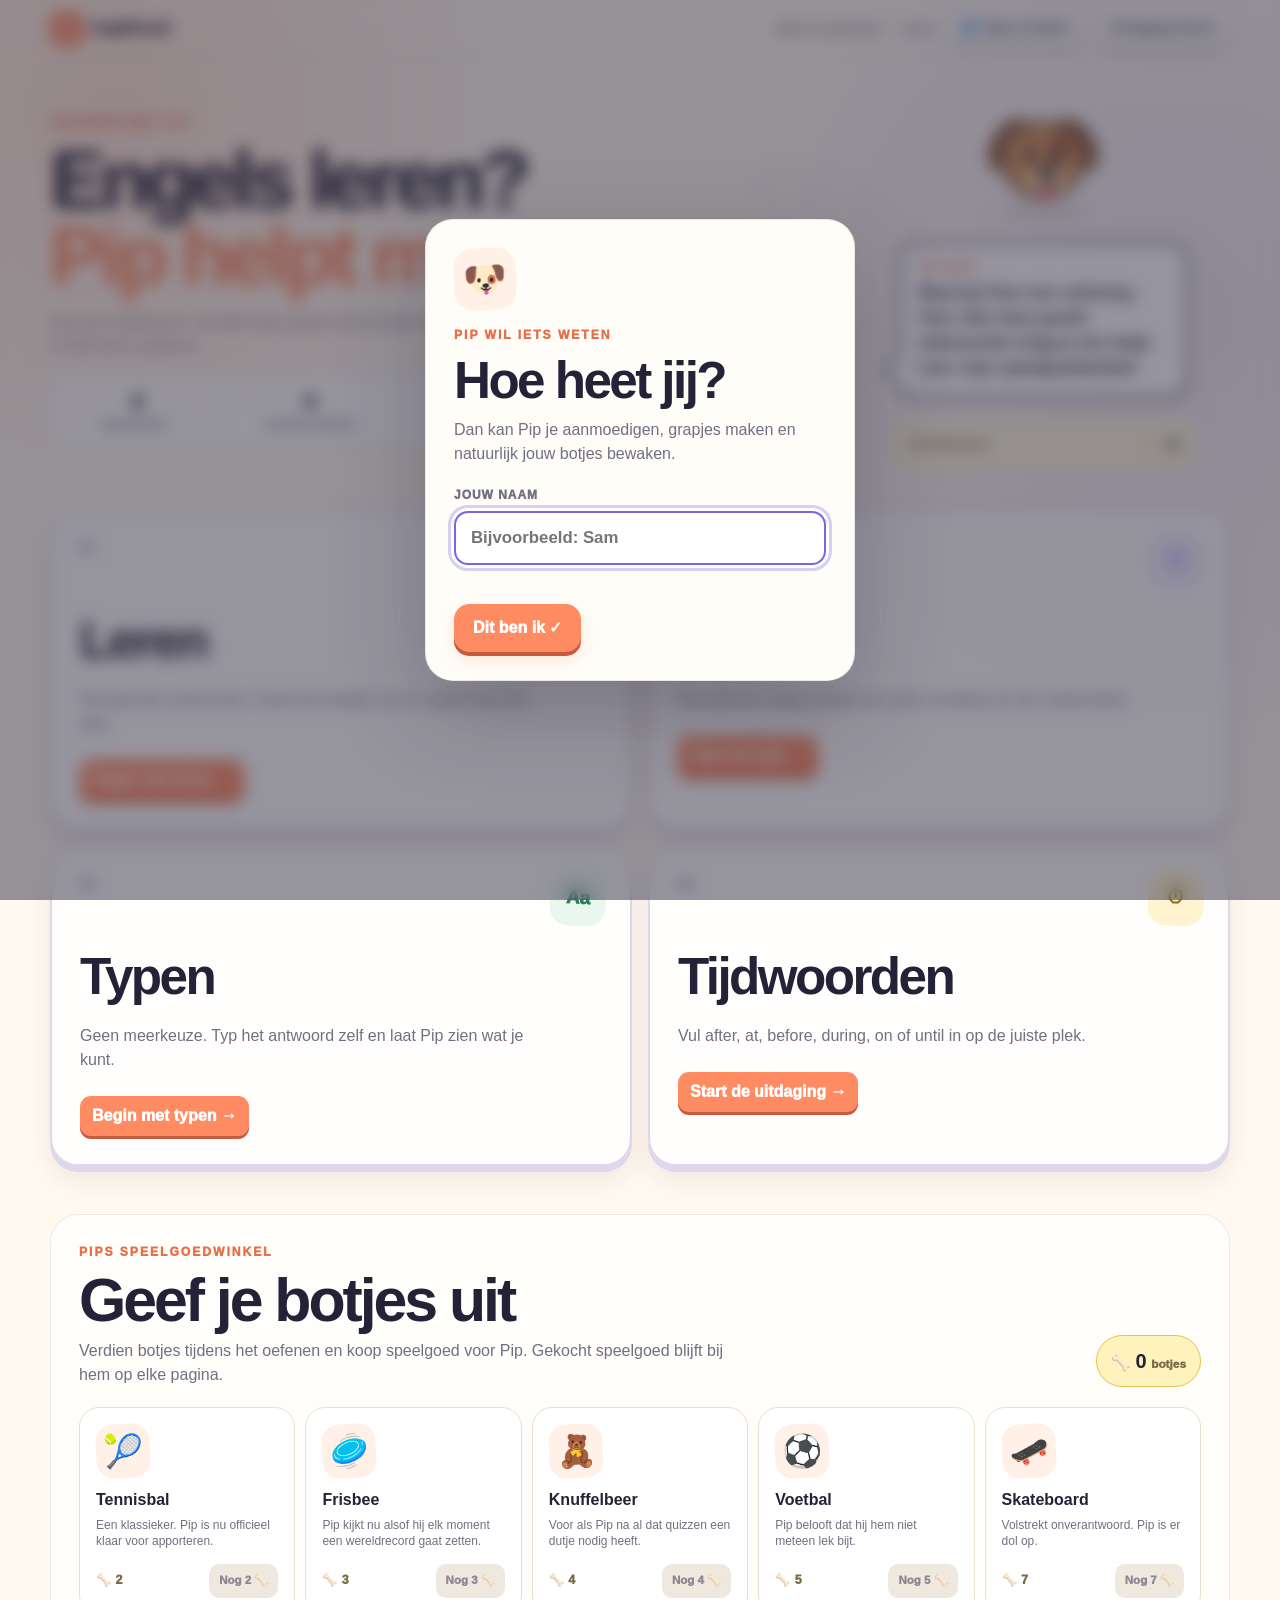
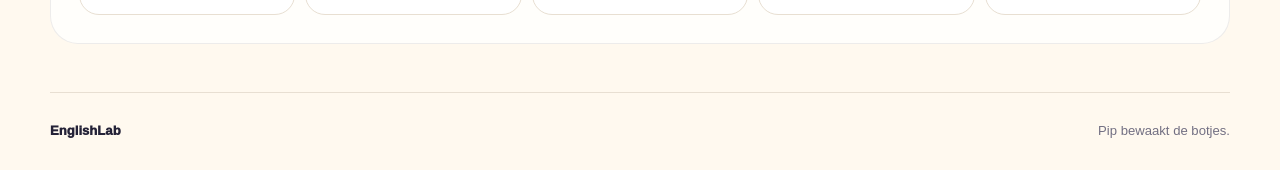
<file: index.html>
<!doctype html>
<html lang="nl">
<head>
  <meta charset="utf-8">
  <meta name="viewport" content="width=device-width, initial-scale=1">
  <meta name="theme-color" content="#ff8b63">
  <meta name="description" content="EnglishLab oefenen — Nice to meet you, les 2">
  <title>EnglishLab — Oefenen met Pip</title>
  <link rel="stylesheet" href="styles.css">
</head>
<body class="home-page">
  <div class="page-shell">
    <header class="topbar">
      <a class="brand" href="index.html" aria-label="EnglishLab startpagina">
        <span class="brand-mark">EL</span><span>EnglishLab</span>
      </a>
      <div class="lesson-pill">Nice to meet you <span>•</span> Les 2</div>
      <button id="resetProgress" class="ghost-button" type="button">Voortgang wissen</button>
    </header>

    <main>
      <section class="hero home-hero dog-home-hero">
        <div>
          <p class="eyebrow">Oefenen met Pip</p>
          <h1>Engels leren?<br><span>Pip helpt mee.</span></h1>
          <p class="hero-copy">Kies een oefenvorm. Na elke twee goede antwoorden verdien je een botje. Sleep het naar Pip en kijk wat er gebeurt.</p>
          <div class="hero-stats" aria-label="Voortgang">
            <div class="stat"><span class="stat-value" id="masteredCount">0</span><span class="stat-label">beheerst</span></div>
            <div class="stat"><span class="stat-value" id="attemptCount">0</span><span class="stat-label">antwoorden</span></div>
            <div class="stat"><span class="stat-value" id="boneHomeCount">0</span><span class="stat-label">botjes</span></div>
          </div>
        </div>
        <div class="home-dog-wrap">
          
<div class="dog-coach" aria-live="polite">
  <div id="dogDropZone" class="dog-avatar-wrap" aria-label="Pip de hond">
    <div class="heart-pop" id="heartPop" aria-hidden="true">♥</div>
    <div class="dog-avatar" aria-hidden="true">
      <span class="ear ear-left"></span><span class="ear ear-right"></span>
      <span class="dog-face">
        <span class="eye eye-left"></span><span class="eye eye-right"></span>
        <span class="brow brow-left"></span><span class="brow brow-right"></span>
        <span class="muzzle"></span><span class="nose"></span><span class="mouth"></span><span class="tongue"></span>
        <span class="spot"></span>
      </span>
    </div>
    <span class="dog-shadow"></span>
  </div>
  <div class="dog-bubble">
    <span class="dog-name">Pip zegt</span>
    <p id="dogSpeech">Woef! Klaar om te oefenen?</p>
  </div>
</div>
          <div class="home-wallet" aria-label="Botjes als winkeltegoed">
            <span>Winkeltegoed</span>
            <strong>🦴 <span id="boneCount">0</span></strong>
          </div>
        </div>
      </section>

      <section class="home-grid" aria-label="Oefenvormen">
        <a class="mode-card mode-learn" href="learn.html">
          <div class="mode-number">01</div><div class="mode-icon">↻</div>
          <h2>Leren</h2>
          <p>Pip laat een woord zien. Draai het kaartje om en vertel of je het wist.</p>
          <span class="mode-go">Begin met leren →</span>
        </a>
        <a class="mode-card mode-quiz" href="quiz.html">
          <div class="mode-number">02</div><div class="mode-icon">?</div>
          <h2>Quiz</h2>
          <p>Pip stelt de vraag, jij kiest de juiste vertaling uit vier antwoorden.</p>
          <span class="mode-go">Start de quiz →</span>
        </a>
        <a class="mode-card mode-type" href="type.html">
          <div class="mode-number">03</div><div class="mode-icon">Aa</div>
          <h2>Typen</h2>
          <p>Geen meerkeuze. Typ het antwoord zelf en laat Pip zien wat je kunt.</p>
          <span class="mode-go">Begin met typen →</span>
        </a>
        <a class="mode-card mode-time" href="time.html">
          <div class="mode-number">04</div><div class="mode-icon">⏱</div>
          <h2>Tijdwoorden</h2>
          <p>Vul after, at, before, during, on of until in op de juiste plek.</p>
          <span class="mode-go">Start de uitdaging →</span>
        </a>
      </section>

      <section class="toy-store-section" aria-labelledby="toyStoreTitle">
        <div class="store-heading">
          <div>
            <p class="eyebrow">Pips speelgoedwinkel</p>
            <h2 id="toyStoreTitle">Geef je botjes uit</h2>
            <p>Verdien botjes tijdens het oefenen en koop speelgoed voor Pip. Gekocht speelgoed blijft bij hem op elke pagina.</p>
          </div>
          <div class="store-wallet">🦴 <strong id="storeBoneCount">0</strong> <span>botjes</span></div>
        </div>
        <div id="toyStore" class="toy-store-grid"></div>
      </section>
    </main>

    <footer><span>EnglishLab</span><span>Pip bewaakt de botjes.</span></footer>
  </div>
  <script src="app.js"></script>
</body>
</html>
</file>
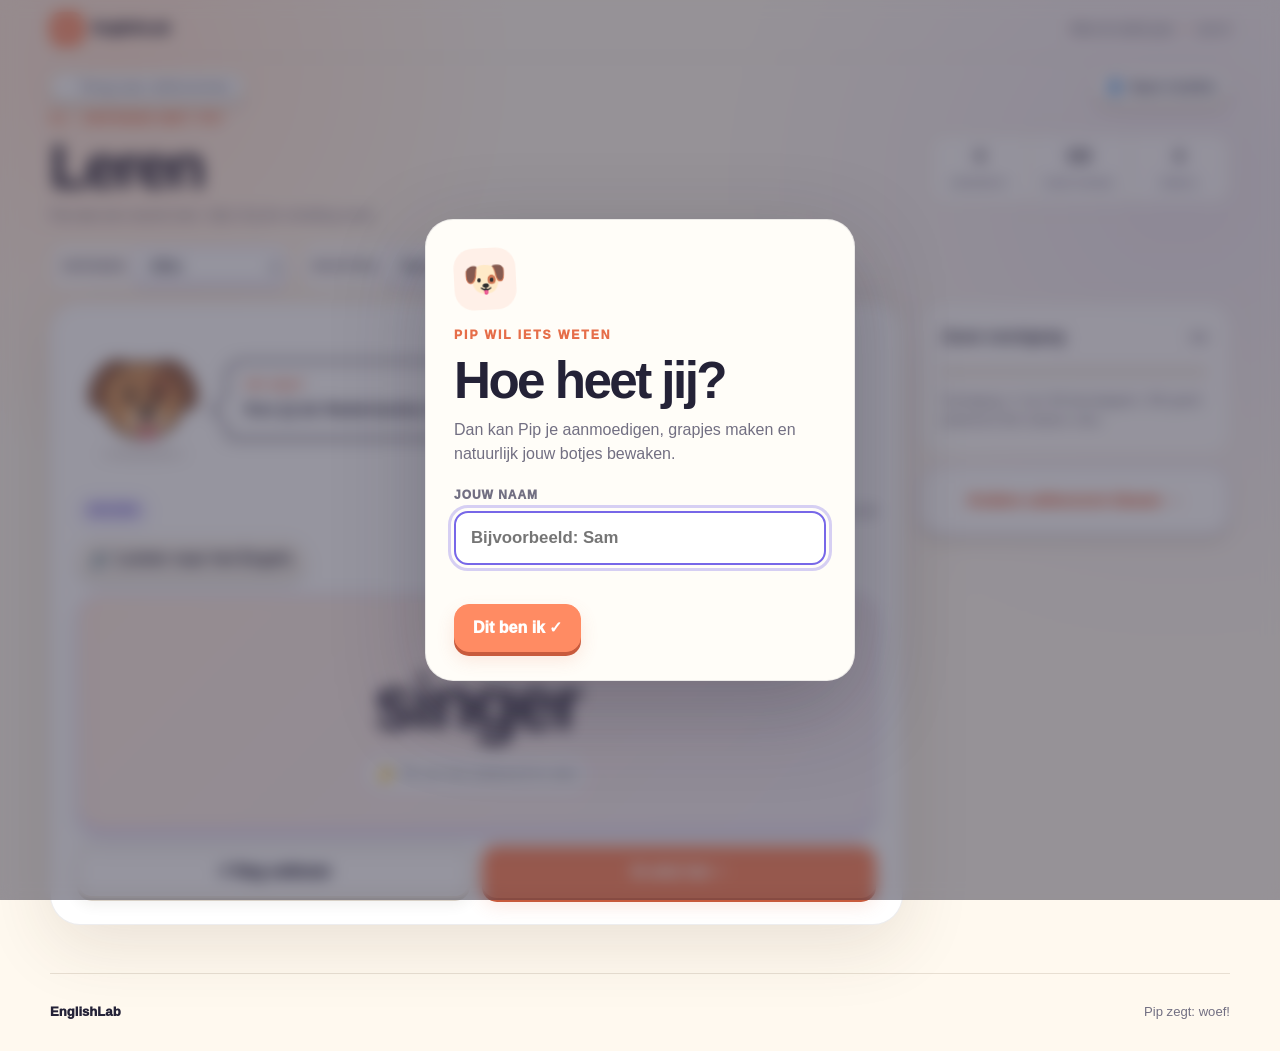
<file: learn.html>
<!doctype html>
<html lang="nl">
<head>
  <meta charset="utf-8">
  <meta name="viewport" content="width=device-width, initial-scale=1">
  <meta name="theme-color" content="#ff8b63">
  <meta name="description" content="EnglishLab — Leren">
  <title>EnglishLab — Leren</title>
  <link rel="stylesheet" href="styles.css?v=pip-bones-3">
</head>
<body class="practice-page" data-mode="learn">
  <div class="page-shell">
    <header class="topbar">
      <a class="brand" href="index.html" aria-label="EnglishLab startpagina"><span class="brand-mark">EL</span><span>EnglishLab</span></a>
      <div class="lesson-pill">Nice to meet you <span>•</span> Les 2</div>
    </header>
    <main>
      <section class="practice-page-header">
        <a class="back-link" href="index.html">← Terug naar oefenvormen</a>
        <div class="practice-title-row"><div><p class="eyebrow">01 · Oefenen met Pip</p><h1>Leren</h1><p>Pip laat een woord zien. Kijk of jij de vertaling weet.</p></div><div class="mini-stats"><div><strong id="masteredCount">0</strong><span>beheerst</span></div><div><strong id="sessionScore">0/0</strong><span>deze ronde</span></div><div><strong id="streakCount">0</strong><span>reeks</span></div></div></div>
      </section>
      <section class="controls practice-controls" aria-label="Oefeninstellingen">
        <div class="control-group"><label for="categorySelect">Oefenen</label><select id="categorySelect"><option value="all">Alles</option><option value="words">Woorden</option><option value="phrases">Zinnen</option><option value="time">Tijdwoorden</option><option value="mistakes">Mijn fouten</option></select></div>
        <div class="control-group"><label for="directionSelect">Richting</label><select id="directionSelect"><option value="mix">Door elkaar</option><option value="en-nl">Engels → Nederlands</option><option value="nl-en">Nederlands → Engels</option></select></div>
      </section>
      <section class="single-practice-layout">
        <article class="practice-card">
<div class="dog-coach" aria-live="polite"><div id="dogDropZone" class="dog-avatar-wrap" aria-label="Pip de hond"><div class="heart-pop" id="heartPop" aria-hidden="true">♥</div><div class="dog-avatar" aria-hidden="true"><span class="ear ear-left"></span><span class="ear ear-right"></span><span class="dog-face"><span class="eye eye-left"></span><span class="eye eye-right"></span><span class="brow brow-left"></span><span class="brow brow-right"></span><span class="muzzle"></span><span class="nose"></span><span class="mouth"></span><span class="tongue"></span><span class="spot"></span></span></div><span class="dog-shadow"></span></div><div class="dog-bubble"><span class="dog-name">Pip zegt</span><p id="dogSpeech">Woef! Klaar om te oefenen?</p></div></div>
<div id="learnMode" class="mode-panel"><div class="card-topline"><span class="category-badge" id="learnCategory">Woord</span><span class="counter" id="learnCounter">33 in deze set</span></div><button id="speakButton" class="speak-button" type="button">🔊 Luister naar het Engels</button><button id="flashcard" class="flashcard" type="button" aria-live="polite"><span class="flash-label" id="flashPromptLabel">Engels</span><strong id="flashPrompt">colour</strong><span class="tap-hint" id="tapHint">Tik om het antwoord te zien</span><span class="flash-answer" id="flashAnswer" hidden>kleur</span></button><div class="learn-actions"><button id="againButton" class="secondary-button" type="button">↺ Nog oefenen</button><button id="gotItButton" class="primary-button" type="button">Ik wist het ✓</button></div></div>
<div class="reward-toast" id="rewardToast" hidden>+1 botje! 🦴</div></article>
        <aside class="side-panel"><div class="side-section"><div class="side-heading"><h2>Jouw voortgang</h2><span id="progressPercent">0%</span></div><div class="progress-track" aria-label="Voortgang"><span id="progressBar"></span></div><p class="side-copy" id="progressMessage">Elk goed antwoord vult je voortgang een stap verder.</p></div><a class="switch-mode-link" href="index.html">Andere oefenvorm kiezen →</a></aside>
      </section>
    </main>
    <footer><span>EnglishLab</span><span>Pip zegt: woef!</span></footer>
  </div>
  <script src="app.js?v=pip-bones-3"></script>
</body>
</html>
</file>
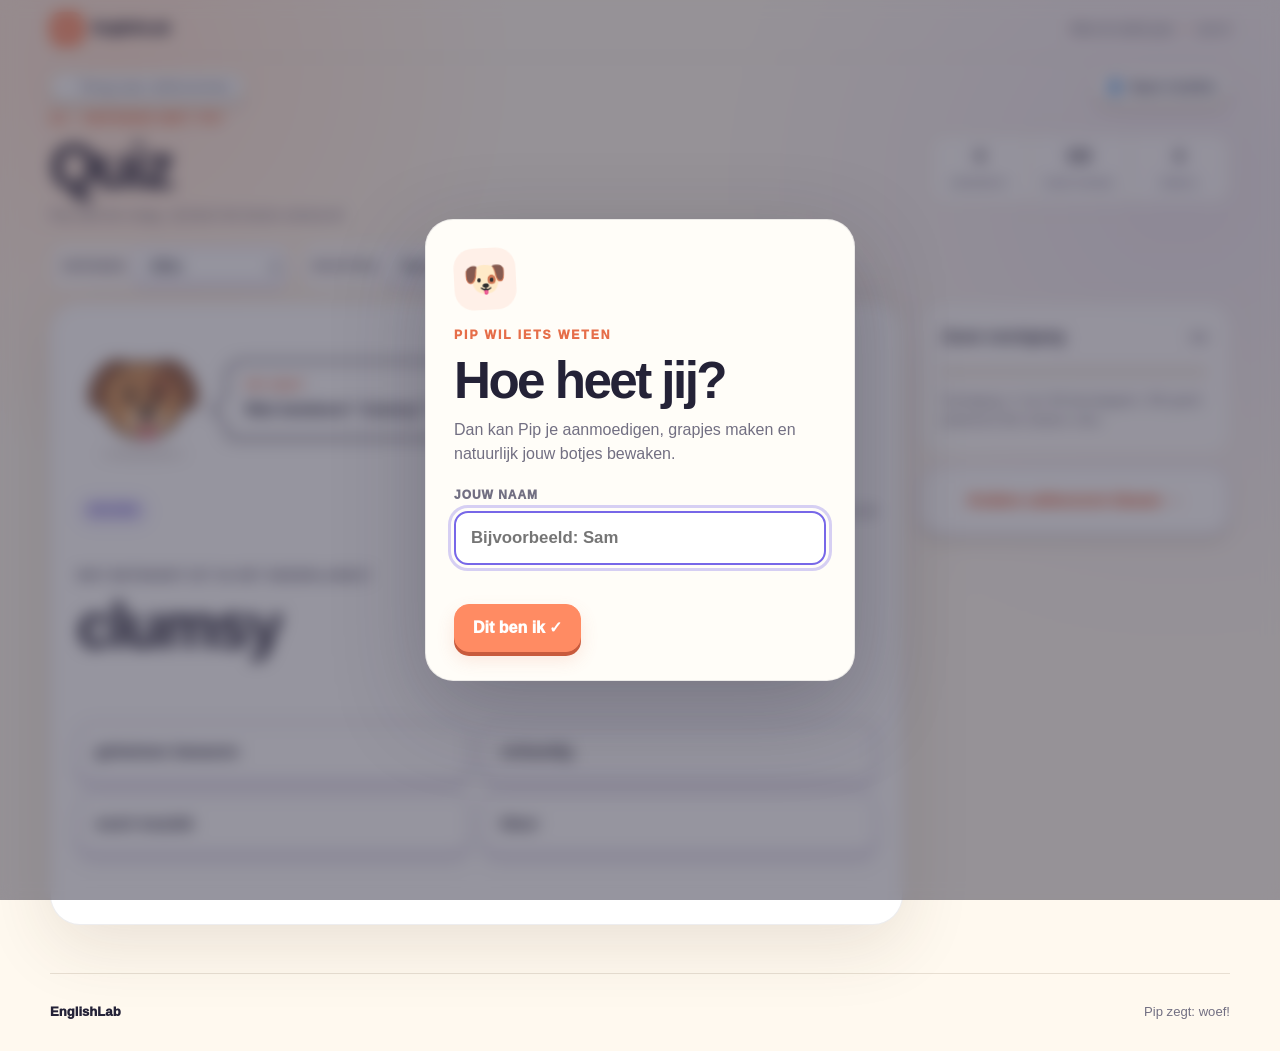
<file: quiz.html>
<!doctype html>
<html lang="nl">
<head>
  <meta charset="utf-8">
  <meta name="viewport" content="width=device-width, initial-scale=1">
  <meta name="theme-color" content="#ff8b63">
  <meta name="description" content="EnglishLab — Quiz">
  <title>EnglishLab — Quiz</title>
  <link rel="stylesheet" href="styles.css?v=pip-bones-3">
</head>
<body class="practice-page" data-mode="quiz">
  <div class="page-shell">
    <header class="topbar">
      <a class="brand" href="index.html" aria-label="EnglishLab startpagina"><span class="brand-mark">EL</span><span>EnglishLab</span></a>
      <div class="lesson-pill">Nice to meet you <span>•</span> Les 2</div>
    </header>

    <main>
      <section class="practice-page-header">
        <a class="back-link" href="index.html">← Terug naar oefenvormen</a>
        <div class="practice-title-row">
          <div>
            <p class="eyebrow">02 · Oefenen met Pip</p>
            <h1>Quiz</h1>
            <p>Pip stelt de vraag. Jij kiest het beste antwoord.</p>
          </div>
          <div class="mini-stats">
            <div><strong id="masteredCount">0</strong><span>beheerst</span></div>
            <div><strong id="sessionScore">0/0</strong><span>deze ronde</span></div>
            <div><strong id="streakCount">0</strong><span>reeks</span></div>
          </div>
        </div>
      </section>

      <section class="controls practice-controls" aria-label="Oefeninstellingen">
        <div class="control-group">
          <label for="categorySelect">Oefenen</label>
          <select id="categorySelect">
            <option value="all">Alles</option>
            <option value="words">Woorden</option>
            <option value="phrases">Zinnen</option>
            <option value="time">Tijdwoorden</option>
            <option value="mistakes">Mijn fouten</option>
          </select>
        </div>
        <div class="control-group">
          <label for="directionSelect">Richting</label>
          <select id="directionSelect">
            <option value="mix">Door elkaar</option>
            <option value="en-nl">Engels → Nederlands</option>
            <option value="nl-en">Nederlands → Engels</option>
          </select>
        </div>
      </section>

      <section class="single-practice-layout">
        <article class="practice-card">
          
<div class="dog-coach" aria-live="polite">
  <div id="dogDropZone" class="dog-avatar-wrap" aria-label="Pip de hond">
    <div class="heart-pop" id="heartPop" aria-hidden="true">♥</div>
    <div class="dog-avatar" aria-hidden="true">
      <span class="ear ear-left"></span><span class="ear ear-right"></span>
      <span class="dog-face">
        <span class="eye eye-left"></span><span class="eye eye-right"></span>
        <span class="brow brow-left"></span><span class="brow brow-right"></span>
        <span class="muzzle"></span><span class="nose"></span><span class="mouth"></span><span class="tongue"></span>
        <span class="spot"></span>
      </span>
    </div>
    <span class="dog-shadow"></span>
  </div>
  <div class="dog-bubble">
    <span class="dog-name">Pip zegt</span>
    <p id="dogSpeech">Woef! Klaar om te oefenen?</p>
  </div>
</div>
          
<div id="quizMode" class="mode-panel">
  <div class="card-topline"><span class="category-badge" id="quizCategory">Woord</span><span class="counter" id="quizCounter">Vraag</span></div>
  <p class="question-kicker" id="quizPromptLabel">Wat betekent dit?</p>
  <h2 class="question" id="quizPrompt">colour</h2>
  <div class="answer-grid" id="quizAnswers"></div>
  <p class="feedback" id="quizFeedback" aria-live="polite"></p>
  <button id="quizNext" class="primary-button next-button" type="button" hidden>Volgende →</button>
</div>
          <div class="reward-toast" id="rewardToast" hidden>+1 botje! 🦴</div>
        </article>

        <aside class="side-panel">
          
<div class="side-section">
            <div class="side-heading"><h2>Jouw voortgang</h2><span id="progressPercent">0%</span></div>
            <div class="progress-track" aria-label="Voortgang"><span id="progressBar"></span></div>
            <p class="side-copy" id="progressMessage">Elk goed antwoord vult je voortgang een stap verder.</p>
          </div>
          <a class="switch-mode-link" href="index.html">Andere oefenvorm kiezen →</a>
        </aside>
      </section>
    </main>

    <footer><span>EnglishLab</span><span>Pip zegt: woef!</span></footer>
  </div>
  <script src="app.js?v=pip-bones-3"></script>
</body>
</html>
</file>
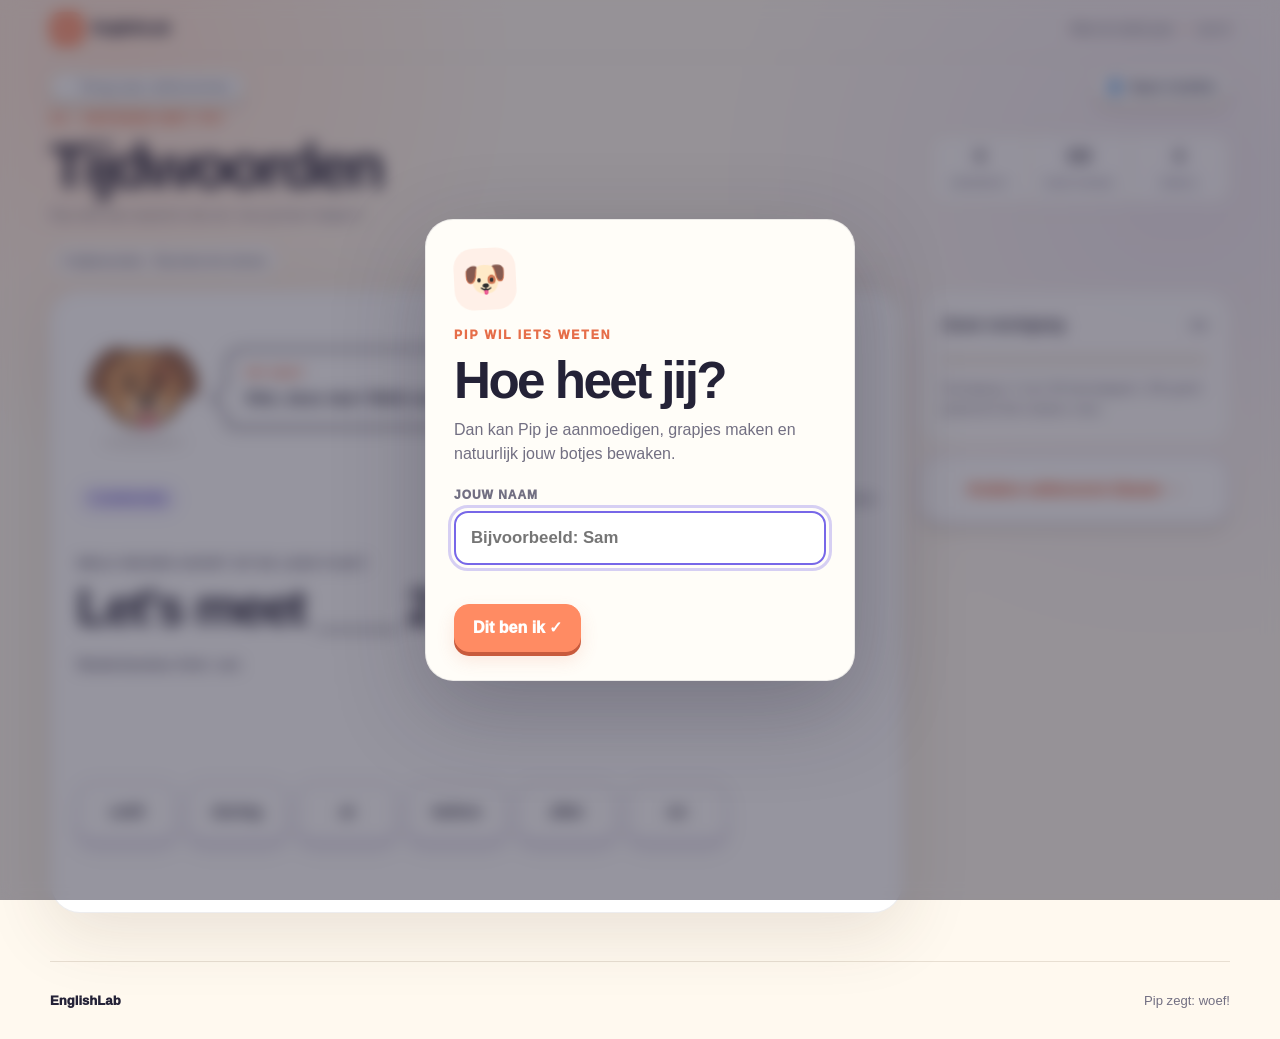
<file: time.html>
<!doctype html>
<html lang="nl">
<head>
  <meta charset="utf-8">
  <meta name="viewport" content="width=device-width, initial-scale=1">
  <meta name="theme-color" content="#ff8b63">
  <meta name="description" content="EnglishLab — Tijdwoorden">
  <title>EnglishLab — Tijdwoorden</title>
  <link rel="stylesheet" href="styles.css?v=pip-bones-3">
</head>
<body class="practice-page" data-mode="time">
  <div class="page-shell">
    <header class="topbar">
      <a class="brand" href="index.html" aria-label="EnglishLab startpagina"><span class="brand-mark">EL</span><span>EnglishLab</span></a>
      <div class="lesson-pill">Nice to meet you <span>•</span> Les 2</div>
    </header>

    <main>
      <section class="practice-page-header">
        <a class="back-link" href="index.html">← Terug naar oefenvormen</a>
        <div class="practice-title-row">
          <div>
            <p class="eyebrow">04 · Oefenen met Pip</p>
            <h1>Tijdwoorden</h1>
            <p>Pip mist een woord in de zin. Kun jij hem helpen?</p>
          </div>
          <div class="mini-stats">
            <div><strong id="masteredCount">0</strong><span>beheerst</span></div>
            <div><strong id="sessionScore">0/0</strong><span>deze ronde</span></div>
            <div><strong id="streakCount">0</strong><span>reeks</span></div>
          </div>
        </div>
      </section>

      <div class="time-only-note">6 tijdwoorden · Pip kiest de zinnen</div>

      <section class="single-practice-layout">
        <article class="practice-card">
          
<div class="dog-coach" aria-live="polite">
  <div id="dogDropZone" class="dog-avatar-wrap" aria-label="Pip de hond">
    <div class="heart-pop" id="heartPop" aria-hidden="true">♥</div>
    <div class="dog-avatar" aria-hidden="true">
      <span class="ear ear-left"></span><span class="ear ear-right"></span>
      <span class="dog-face">
        <span class="eye eye-left"></span><span class="eye eye-right"></span>
        <span class="brow brow-left"></span><span class="brow brow-right"></span>
        <span class="muzzle"></span><span class="nose"></span><span class="mouth"></span><span class="tongue"></span>
        <span class="spot"></span>
      </span>
    </div>
    <span class="dog-shadow"></span>
  </div>
  <div class="dog-bubble">
    <span class="dog-name">Pip zegt</span>
    <p id="dogSpeech">Woef! Klaar om te oefenen?</p>
  </div>
</div>
          
<div id="timeMode" class="mode-panel">
  <div class="card-topline"><span class="category-badge">Tijdwoord</span><span class="counter" id="timeCounter">6 woorden</span></div>
  <p class="question-kicker">Welk woord hoort op de lege plek?</p>
  <h2 class="sentence" id="timeSentence">We can play together ___ lunch.</h2>
  <p class="dutch-hint" id="timeHint">Nederlandse hint: na</p>
  <div class="chip-grid" id="timeAnswers"></div>
  <p class="feedback" id="timeFeedback" aria-live="polite"></p>
  <button id="timeNext" class="primary-button next-button" type="button" hidden>Volgende →</button>
</div>
          <div class="reward-toast" id="rewardToast" hidden>+1 botje! 🦴</div>
        </article>

        <aside class="side-panel">
          
<div class="side-section">
            <div class="side-heading"><h2>Jouw voortgang</h2><span id="progressPercent">0%</span></div>
            <div class="progress-track" aria-label="Voortgang"><span id="progressBar"></span></div>
            <p class="side-copy" id="progressMessage">Elk goed antwoord vult je voortgang een stap verder.</p>
          </div>
          <a class="switch-mode-link" href="index.html">Andere oefenvorm kiezen →</a>
        </aside>
      </section>
    </main>

    <footer><span>EnglishLab</span><span>Pip zegt: woef!</span></footer>
  </div>
  <script src="app.js?v=pip-bones-3"></script>
</body>
</html>
</file>
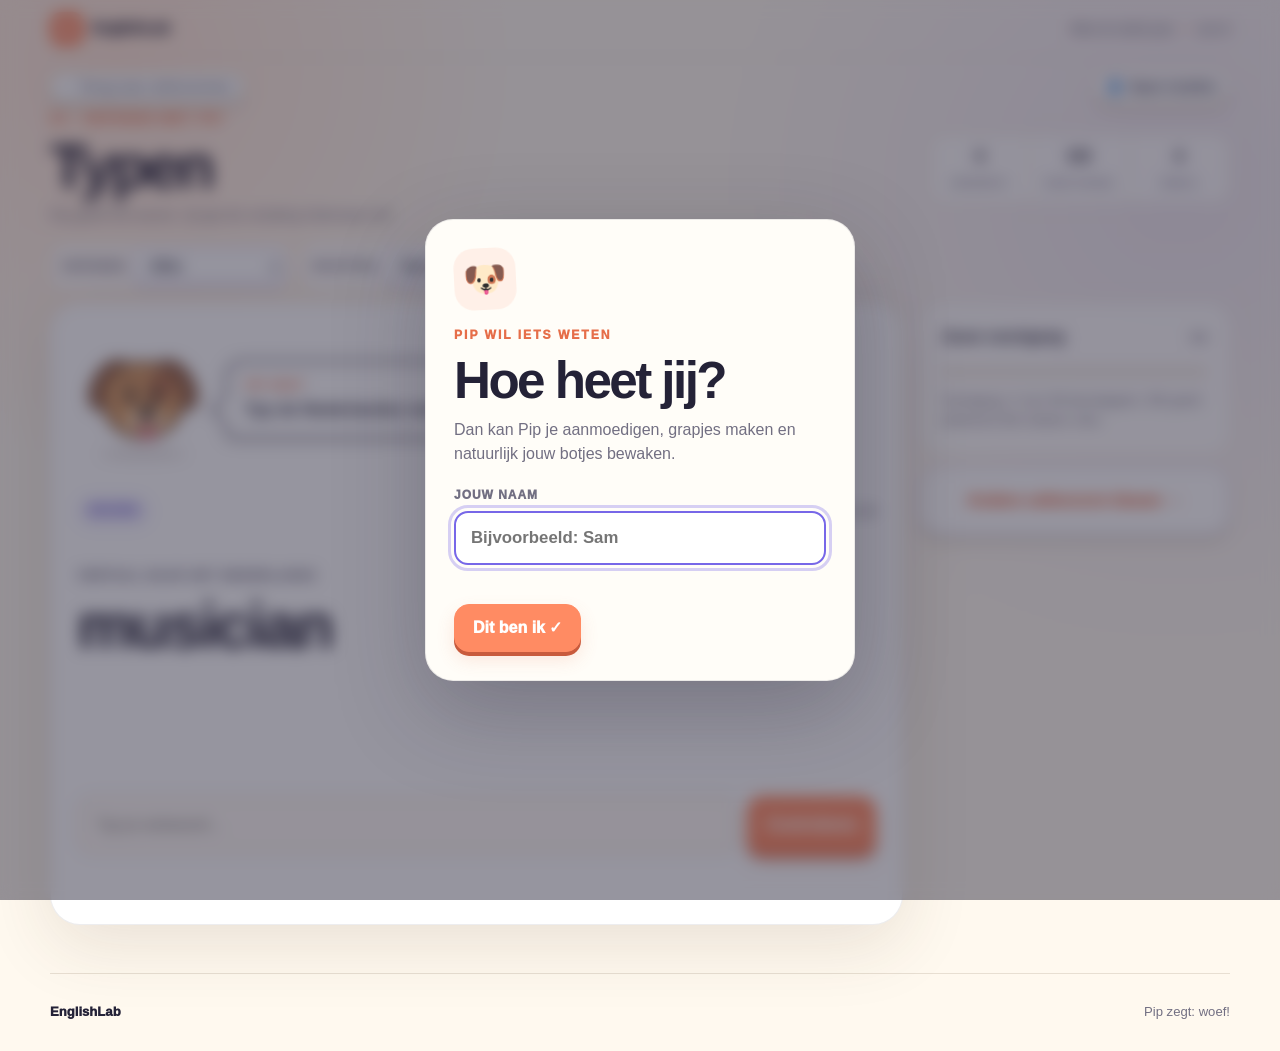
<file: type.html>
<!doctype html>
<html lang="nl">
<head>
  <meta charset="utf-8">
  <meta name="viewport" content="width=device-width, initial-scale=1">
  <meta name="theme-color" content="#ff8b63">
  <meta name="description" content="EnglishLab — Typen">
  <title>EnglishLab — Typen</title>
  <link rel="stylesheet" href="styles.css?v=pip-bones-3">
</head>
<body class="practice-page" data-mode="type">
  <div class="page-shell">
    <header class="topbar">
      <a class="brand" href="index.html" aria-label="EnglishLab startpagina"><span class="brand-mark">EL</span><span>EnglishLab</span></a>
      <div class="lesson-pill">Nice to meet you <span>•</span> Les 2</div>
    </header>

    <main>
      <section class="practice-page-header">
        <a class="back-link" href="index.html">← Terug naar oefenvormen</a>
        <div class="practice-title-row">
          <div>
            <p class="eyebrow">03 · Oefenen met Pip</p>
            <h1>Typen</h1>
            <p>Pip geeft het woord. Jij typt de vertaling helemaal zelf.</p>
          </div>
          <div class="mini-stats">
            <div><strong id="masteredCount">0</strong><span>beheerst</span></div>
            <div><strong id="sessionScore">0/0</strong><span>deze ronde</span></div>
            <div><strong id="streakCount">0</strong><span>reeks</span></div>
          </div>
        </div>
      </section>

      <section class="controls practice-controls" aria-label="Oefeninstellingen">
        <div class="control-group">
          <label for="categorySelect">Oefenen</label>
          <select id="categorySelect">
            <option value="all">Alles</option>
            <option value="words">Woorden</option>
            <option value="phrases">Zinnen</option>
            <option value="time">Tijdwoorden</option>
            <option value="mistakes">Mijn fouten</option>
          </select>
        </div>
        <div class="control-group">
          <label for="directionSelect">Richting</label>
          <select id="directionSelect">
            <option value="mix">Door elkaar</option>
            <option value="en-nl">Engels → Nederlands</option>
            <option value="nl-en">Nederlands → Engels</option>
          </select>
        </div>
      </section>

      <section class="single-practice-layout">
        <article class="practice-card">
          
<div class="dog-coach" aria-live="polite">
  <div id="dogDropZone" class="dog-avatar-wrap" aria-label="Pip de hond">
    <div class="heart-pop" id="heartPop" aria-hidden="true">♥</div>
    <div class="dog-avatar" aria-hidden="true">
      <span class="ear ear-left"></span><span class="ear ear-right"></span>
      <span class="dog-face">
        <span class="eye eye-left"></span><span class="eye eye-right"></span>
        <span class="brow brow-left"></span><span class="brow brow-right"></span>
        <span class="muzzle"></span><span class="nose"></span><span class="mouth"></span><span class="tongue"></span>
        <span class="spot"></span>
      </span>
    </div>
    <span class="dog-shadow"></span>
  </div>
  <div class="dog-bubble">
    <span class="dog-name">Pip zegt</span>
    <p id="dogSpeech">Woef! Klaar om te oefenen?</p>
  </div>
</div>
          
<div id="typeMode" class="mode-panel">
  <div class="card-topline"><span class="category-badge" id="typeCategory">Woord</span><span class="counter" id="typeCounter">Typ het antwoord</span></div>
  <p class="question-kicker" id="typePromptLabel">Vertaal naar het Nederlands</p>
  <h2 class="question" id="typePrompt">colour</h2>
  <form id="typeForm" class="type-form" autocomplete="off">
    <label class="sr-only" for="typeAnswer">Jouw antwoord</label>
    <input id="typeAnswer" type="text" autocomplete="off" autocapitalize="none" spellcheck="false" placeholder="Typ je antwoord…">
    <button class="primary-button" type="submit">Controleren</button>
  </form>
  <p class="feedback" id="typeFeedback" aria-live="polite"></p>
  <button id="typeNext" class="primary-button next-button" type="button" hidden>Volgende →</button>
</div>
          <div class="reward-toast" id="rewardToast" hidden>+1 botje! 🦴</div>
        </article>

        <aside class="side-panel">
          
<div class="side-section">
            <div class="side-heading"><h2>Jouw voortgang</h2><span id="progressPercent">0%</span></div>
            <div class="progress-track" aria-label="Voortgang"><span id="progressBar"></span></div>
            <p class="side-copy" id="progressMessage">Elk goed antwoord vult je voortgang een stap verder.</p>
          </div>
          <a class="switch-mode-link" href="index.html">Andere oefenvorm kiezen →</a>
        </aside>
      </section>
    </main>

    <footer><span>EnglishLab</span><span>Pip zegt: woef!</span></footer>
  </div>
  <script src="app.js?v=pip-bones-3"></script>
</body>
</html>
</file>
<file: styles.css>
:root{
  --ink:#242237;--muted:#726f82;--paper:#fff9ef;--card:#ffffff;--line:#e8dfd2;
  --accent:#ff8b63;--accent-dark:#e66e49;--accent-soft:#fff0e8;
  --purple:#7767e8;--purple-soft:#efedff;--green:#49ad7e;--green-soft:#eaf8f1;
  --red:#d95f69;--red-soft:#fdebed;--gold:#f3c75e;--brown:#9f6746;
  --shadow:0 20px 70px rgba(70,47,31,.12);
}
*{box-sizing:border-box}
html{scroll-behavior:smooth}
body{
  margin:0;min-width:320px;color:var(--ink);line-height:1.5;
  font-family:Inter,ui-sans-serif,-apple-system,BlinkMacSystemFont,"Segoe UI",sans-serif;
  background:
    radial-gradient(circle at 9% 6%,rgba(255,139,99,.18),transparent 25rem),
    radial-gradient(circle at 92% 18%,rgba(119,103,232,.12),transparent 29rem),
    var(--paper);
}
button,select,input{font:inherit}
button{cursor:pointer}
button:focus-visible,select:focus-visible,input:focus-visible,a:focus-visible{outline:3px solid rgba(119,103,232,.3);outline-offset:3px}
[hidden]{display:none!important}
.page-shell{width:min(1180px,calc(100% - 32px));margin:0 auto}
.topbar{min-height:58px;display:flex;align-items:center;gap:12px;border-bottom:1px solid rgba(36,34,55,.08)}
.brand{display:inline-flex;align-items:center;gap:8px;color:var(--ink);text-decoration:none;font-weight:950;letter-spacing:-.02em;font-size:.94rem}
.brand-mark{display:grid;place-items:center;width:34px;height:34px;border-radius:11px;background:var(--accent);color:#fff;font-size:.7rem;transform:rotate(-3deg)}
.lesson-pill{margin-left:auto;color:var(--muted);font-size:.8rem;font-weight:800}
.lesson-pill span{color:var(--accent);padding:0 6px}
.ghost-button{min-height:34px;border:1px solid var(--line);border-radius:999px;padding:0 12px;background:rgba(255,255,255,.7);color:var(--ink);font-size:.78rem;font-weight:850}
.eyebrow{margin:0 0 10px;color:var(--accent-dark);text-transform:uppercase;letter-spacing:.16em;font-size:.76rem;font-weight:950}
.hero{display:grid;grid-template-columns:minmax(0,1.35fr) minmax(300px,.65fr);gap:32px;align-items:center;padding:34px 0 26px}
.hero h1{margin:0;font-size:clamp(2.8rem,6.5vw,5.15rem);line-height:.92;letter-spacing:-.06em;max-width:820px}
.hero h1 span{color:var(--accent)}
.hero-copy{max-width:650px;margin:16px 0 0;color:var(--muted);font-size:.96rem}
.hero-stats{display:grid;grid-template-columns:repeat(3,1fr);margin-top:18px;max-width:520px;background:rgba(255,255,255,.75);border:1px solid var(--line);border-radius:17px;overflow:hidden}
.stat{padding:12px 8px;text-align:center;border-right:1px solid var(--line)}
.stat:last-child{border-right:0}
.stat-value{display:block;font-size:1.25rem;font-weight:950;letter-spacing:-.04em}
.stat-label{display:block;color:var(--muted);font-size:.7rem;text-transform:uppercase;letter-spacing:.08em;font-weight:850}
.home-dog-wrap{display:flex;flex-direction:column;align-items:center;gap:10px}
.home-dog-wrap .dog-coach{flex-direction:column;align-items:center}
.home-dog-wrap .dog-bubble{max-width:290px}
.home-bone-strip{display:flex;align-items:center;justify-content:space-between;gap:24px;width:min(100%,310px);padding:12px 16px;border:1px solid var(--line);border-radius:16px;background:rgba(255,255,255,.8);color:var(--muted);font-size:.82rem;font-weight:800}
.home-bone-strip strong{font-size:1.2rem;color:var(--ink)}

.home-grid{display:grid;grid-template-columns:repeat(2,1fr);gap:16px;margin:14px 0 48px}
.mode-card{position:relative;min-height:270px;border:1px solid rgba(36,34,55,.08);border-radius:28px;background:rgba(255,255,255,.85);padding:28px;color:var(--ink);text-decoration:none;overflow:hidden;transition:transform .18s ease,border-color .18s ease,box-shadow .18s ease}
.mode-card:hover{transform:translateY(-3px) rotate(-.15deg);border-color:rgba(255,139,99,.45);box-shadow:var(--shadow)}
.mode-number{color:var(--muted);font-size:.74rem;font-weight:950;letter-spacing:.12em}
.mode-icon{position:absolute;right:24px;top:22px;width:56px;height:56px;border-radius:19px;display:grid;place-items:center;background:var(--accent-soft);color:var(--accent-dark);font-weight:950;font-size:1.18rem;transform:rotate(3deg)}
.mode-card h2{margin:46px 0 8px;font-size:clamp(2rem,4vw,3.4rem);letter-spacing:-.05em}
.mode-card p{max-width:480px;margin:0;color:var(--muted)}
.mode-go{display:inline-block;margin-top:24px;font-weight:950;color:var(--accent-dark)}
.mode-quiz .mode-icon{background:var(--purple-soft);color:var(--purple)}
.mode-type .mode-icon{background:#e9f7ef;color:#2b7c59}
.mode-time .mode-icon{background:#fff4cf;color:#8d6b12}

.practice-page-header{padding:14px 0 12px}
.back-link{display:inline-flex;align-items:center;min-height:30px;color:var(--muted);text-decoration:none;font-size:.82rem;font-weight:850}
.back-link:hover{color:var(--accent-dark)}
.practice-title-row{display:flex;justify-content:space-between;align-items:center;gap:22px;margin-top:8px}
.practice-title-row h1{margin:0;font-size:clamp(2.25rem,5vw,3.9rem);line-height:.94;letter-spacing:-.055em}
.practice-title-row p:not(.eyebrow){margin:8px 0 0;color:var(--muted);max-width:600px;font-size:.9rem}
.mini-stats{display:grid;grid-template-columns:repeat(3,1fr);min-width:300px;border:1px solid var(--line);border-radius:15px;background:rgba(255,255,255,.72);overflow:hidden}
.mini-stats div{padding:9px 10px;text-align:center;border-right:1px solid var(--line)}
.mini-stats div:last-child{border-right:0}
.mini-stats strong{display:block;font-size:1.05rem}
.mini-stats span{color:var(--muted);font-size:.61rem;text-transform:uppercase;letter-spacing:.06em;font-weight:850}
.controls{display:flex;gap:10px;flex-wrap:wrap;margin:4px 0 12px}
.control-group{display:flex;align-items:center;gap:8px;padding:5px 6px 5px 11px;border:1px solid var(--line);border-radius:14px;background:rgba(255,255,255,.7)}
.control-group label{color:var(--muted);font-size:.74rem;font-weight:950;text-transform:uppercase;letter-spacing:.08em}
.control-group select{min-height:36px;border:0;background:#fff;border-radius:9px;padding:0 34px 0 10px;color:var(--ink);font-size:.86rem;font-weight:850}
.time-only-note{display:inline-flex;margin:4px 0 12px;padding:8px 12px;border:1px solid var(--line);border-radius:999px;background:rgba(255,255,255,.7);color:var(--muted);font-weight:850;font-size:.78rem}
.single-practice-layout{display:grid;grid-template-columns:minmax(0,1.7fr) minmax(270px,.62fr);gap:16px;align-items:stretch;padding-bottom:48px}
.practice-card{position:relative;min-height:600px;border-radius:30px;background:var(--card);border:1px solid rgba(36,34,55,.08);box-shadow:var(--shadow);padding:26px;overflow:hidden}
.mode-panel{min-height:420px;display:flex;flex-direction:column}
.card-topline{display:flex;align-items:center;justify-content:space-between;gap:16px;margin:18px 0 12px}
.category-badge{display:inline-flex;align-items:center;min-height:31px;padding:0 12px;border-radius:999px;background:var(--purple-soft);color:#5a4ac8;font-weight:950;font-size:.72rem;text-transform:uppercase;letter-spacing:.07em}
.counter{color:var(--muted);font-size:.78rem;font-weight:850}
.speak-button{align-self:flex-start;min-height:40px;border:0;border-radius:999px;padding:0 14px;background:#f6f1ea;color:var(--ink);font-weight:850}
.flashcard{flex:1;width:100%;margin:15px 0;border:0;border-radius:24px;padding:30px 24px;background:linear-gradient(135deg,rgba(255,139,99,.12),rgba(119,103,232,.09)),#fffaf4;color:var(--ink);display:flex;flex-direction:column;align-items:center;justify-content:center;text-align:center;transition:transform .18s ease,box-shadow .18s ease}
.flashcard:hover{transform:translateY(-2px);box-shadow:0 16px 38px rgba(40,34,74,.07)}
.flash-label{color:var(--muted);text-transform:uppercase;letter-spacing:.12em;font-size:.74rem;font-weight:950}
.flashcard strong{display:block;margin:14px 0 8px;font-size:clamp(2.3rem,6vw,4.7rem);line-height:1.04;letter-spacing:-.045em}
.tap-hint{color:var(--muted);font-size:.85rem;font-weight:750}
.flash-answer{margin-top:12px;color:var(--accent-dark);font-size:clamp(1.5rem,3vw,2.1rem);font-weight:950}
.learn-actions{display:grid;grid-template-columns:1fr 1fr;gap:12px}
.primary-button,.secondary-button{min-height:52px;border-radius:15px;padding:0 18px;font-weight:950}
.primary-button{border:1px solid var(--accent);background:var(--accent);color:#fff}
.primary-button:hover{background:var(--accent-dark);border-color:var(--accent-dark)}
.secondary-button{border:1px solid var(--line);background:#fff;color:var(--ink)}
.question-kicker{margin:28px 0 8px;color:var(--muted);text-transform:uppercase;letter-spacing:.09em;font-size:.76rem;font-weight:950}
.question,.sentence{margin:0 0 28px;font-size:clamp(2rem,5vw,4rem);line-height:1.05;letter-spacing:-.045em}
.sentence{font-size:clamp(1.8rem,4vw,3.2rem);max-width:850px}
.answer-grid{display:grid;grid-template-columns:1fr 1fr;gap:12px;margin-top:auto}
.answer-button,.chip-button{min-height:60px;border:1px solid var(--line);border-radius:16px;background:#fff;color:var(--ink);padding:12px 16px;font-weight:900}
.answer-button{text-align:left}
.answer-button:hover,.chip-button:hover{border-color:var(--purple);background:var(--purple-soft)}
.answer-button.correct,.chip-button.correct{border-color:var(--green);background:var(--green-soft);color:#267454}
.answer-button.wrong,.chip-button.wrong{border-color:var(--red);background:var(--red-soft);color:#a43d47}
.answer-button:disabled,.chip-button:disabled{cursor:default}
.feedback{min-height:28px;margin:16px 0 0;font-weight:950}
.feedback.good{color:var(--green)}
.feedback.bad{color:var(--red)}
.next-button{align-self:flex-end;margin-top:14px;min-width:140px}
.type-form{display:grid;grid-template-columns:1fr auto;gap:10px;margin-top:auto}
.type-form input{width:100%;min-height:58px;border:2px solid var(--line);border-radius:15px;background:#fffaf5;padding:0 17px;color:var(--ink);font-size:1rem}
.type-form input:focus{border-color:var(--purple)}
.type-form input.correct{border-color:var(--green);background:var(--green-soft)}
.type-form input.wrong{border-color:var(--red);background:var(--red-soft)}
.dutch-hint{margin:-10px 0 28px;color:var(--muted);font-weight:850}
.chip-grid{display:flex;flex-wrap:wrap;gap:10px;margin-top:auto}
.chip-button{min-width:100px}

.dog-coach{display:flex;align-items:center;gap:18px;padding:4px 2px 12px}
.dog-avatar-wrap{position:relative;flex:0 0 128px;width:128px;height:132px;display:grid;place-items:center;user-select:none;touch-action:none}
.dog-avatar{position:relative;width:108px;height:100px;animation:dog-float 3s ease-in-out infinite}
.dog-face{position:absolute;left:13px;top:11px;width:82px;height:78px;border-radius:46% 46% 48% 48%;background:#d69a62;border:3px solid #6b4938;box-shadow:inset 0 -7px 0 rgba(108,73,56,.08)}
.ear{position:absolute;top:7px;width:37px;height:56px;background:#9d6546;border:3px solid #6b4938;z-index:0}
.ear-left{left:2px;border-radius:70% 28% 70% 40%;transform:rotate(18deg)}
.ear-right{right:2px;border-radius:28% 70% 40% 70%;transform:rotate(-18deg)}
.eye{position:absolute;top:27px;width:9px;height:12px;border-radius:50%;background:#28222a;z-index:3}
.eye-left{left:21px}.eye-right{right:21px}
.brow{position:absolute;top:18px;width:14px;height:4px;border-radius:10px;background:#7a503b;z-index:3}
.brow-left{left:17px;transform:rotate(7deg)}.brow-right{right:17px;transform:rotate(-7deg)}
.muzzle{position:absolute;left:20px;top:43px;width:42px;height:27px;border-radius:48%;background:#f2d1a8;z-index:2}
.nose{position:absolute;left:34px;top:43px;width:16px;height:12px;border-radius:50% 50% 55% 55%;background:#30262a;z-index:4}
.mouth{position:absolute;left:39px;top:55px;width:4px;height:11px;border-left:2px solid #5f4134;z-index:4}
.tongue{position:absolute;left:34px;top:62px;width:17px;height:14px;border-radius:4px 4px 9px 9px;background:#f27e87;border:2px solid #a94f58;z-index:3}
.spot{position:absolute;right:5px;top:6px;width:27px;height:31px;border-radius:48% 52% 56% 44%;background:#b7754f;transform:rotate(13deg)}
.dog-shadow{position:absolute;bottom:6px;width:88px;height:12px;border-radius:50%;background:rgba(73,46,32,.12)}
.dog-bubble{position:relative;min-width:0;max-width:560px;padding:15px 18px;border:2px solid #3b3549;border-radius:18px 18px 18px 6px;background:#fff;color:var(--ink);box-shadow:4px 5px 0 rgba(59,53,73,.08)}
.dog-bubble:before{content:"";position:absolute;left:-12px;bottom:16px;width:20px;height:20px;background:#fff;border-left:2px solid #3b3549;border-bottom:2px solid #3b3549;transform:rotate(45deg)}
.dog-name{position:relative;z-index:1;display:block;color:var(--accent-dark);font-size:.7rem;text-transform:uppercase;letter-spacing:.1em;font-weight:950}
.dog-bubble p{position:relative;z-index:1;margin:4px 0 0;font-size:1.05rem;font-weight:900}
.heart-pop{position:absolute;z-index:20;top:-10px;right:7px;color:#f0526f;font-size:0;opacity:0;filter:drop-shadow(0 3px 0 rgba(130,52,69,.12))}
.dog-avatar-wrap.fed .heart-pop{animation:heart-pop .9s ease-out}
.dog-avatar-wrap.fed .dog-avatar{animation:dog-happy .7s ease}
.dog-avatar-wrap.drop-ready{transform:scale(1.06)}
.dog-avatar-wrap.drop-ready .dog-face{box-shadow:0 0 0 7px rgba(255,139,99,.2),inset 0 -7px 0 rgba(108,73,56,.08)}
.dog-avatar-wrap.sleeping{cursor:pointer}
.dog-avatar-wrap.sleeping .dog-avatar{animation:dog-sleep 1.8s ease-in-out infinite}
.dog-avatar-wrap.sleeping .eye{height:4px;border-radius:999px;transform:translateY(5px)}
.dog-avatar-wrap.sleeping .brow{transform:translateY(5px)}
.dog-avatar-wrap.sleeping .tongue{opacity:0}
.dog-avatar-wrap.sleeping .mouth{height:6px;top:59px}
.dog-avatar-wrap.sleeping:after{
  content:"Z z z";
  position:absolute;z-index:25;right:-16px;top:3px;
  color:var(--purple);font-size:1rem;font-weight:950;letter-spacing:.08em;
  text-shadow:0 2px 0 #fff;
  animation:sleep-zzz 1.8s ease-in-out infinite;
}
@keyframes dog-float{0%,100%{transform:translateY(0) rotate(-1deg)}50%{transform:translateY(-4px) rotate(1deg)}}
@keyframes dog-sleep{0%,100%{transform:translateY(3px) rotate(-4deg) scale(.98)}50%{transform:translateY(5px) rotate(-4deg) scale(1)}}
@keyframes sleep-zzz{0%,100%{opacity:.35;transform:translate(0,8px) rotate(-6deg) scale(.9)}50%{opacity:1;transform:translate(7px,-5px) rotate(4deg) scale(1.08)}}
@keyframes dog-happy{0%{transform:rotate(0) scale(1)}25%{transform:rotate(-7deg) scale(1.06)}50%{transform:rotate(7deg) scale(1.08)}75%{transform:rotate(-4deg) scale(1.05)}100%{transform:rotate(0) scale(1)}}
@keyframes heart-pop{0%{font-size:0;opacity:0;transform:translateY(8px) scale(.3)}30%{font-size:42px;opacity:1;transform:translateY(0) scale(1.2)}100%{font-size:32px;opacity:0;transform:translateY(-34px) scale(.9)}}
.dog-avatar-wrap.chewing .dog-avatar{animation:dog-chew .16s ease-in-out 7}
.dog-avatar-wrap.chewing .tongue{opacity:0}
.dog-avatar-wrap.chewing .mouth{
  left:31px;top:53px;width:22px;height:17px;border:3px solid #5f4134;border-left:3px solid #5f4134;
  border-radius:50%;background:#3d2924;transform-origin:center;
}
.pip-ui-missing{visibility:hidden!important}
.pip-eaten-clone{
  position:fixed!important;z-index:9998!important;margin:0!important;pointer-events:none!important;
  transform-origin:center!important;transition:transform .76s cubic-bezier(.2,.8,.2,1),opacity .7s ease!important;
  will-change:transform,opacity;filter:drop-shadow(0 10px 12px rgba(48,32,25,.18));
}
.pip-ui-returned{animation:pip-spit-back .62s cubic-bezier(.2,1.4,.4,1)}
@keyframes dog-chew{
  0%,100%{transform:translateY(0) rotate(-2deg) scale(1)}
  50%{transform:translateY(2px) rotate(2deg) scale(1.035,.965)}
}
@keyframes pip-spit-back{
  0%{opacity:0;transform:translate(-18px,-6px) rotate(-8deg) scale(.3)}
  55%{opacity:1;transform:translate(5px,2px) rotate(3deg) scale(1.12)}
  100%{opacity:1;transform:none}
}

.side-panel{display:flex;flex-direction:column;gap:12px}
.side-section,.bone-panel,.switch-mode-link{border-radius:22px;border:1px solid rgba(36,34,55,.08);background:rgba(255,255,255,.76);padding:21px}
.side-section{flex:1}
.side-heading{display:flex;align-items:baseline;justify-content:space-between;gap:12px;margin-bottom:18px}
.side-heading h2,.bone-panel h2{margin:0;font-size:1rem}
.side-heading span,.bone-panel-head span{color:var(--muted);font-size:.75rem;font-weight:850}
.progress-track,.bone-meter{width:100%;height:10px;overflow:hidden;border-radius:999px;background:#eee7de}
.progress-track span{display:block;width:0;height:100%;border-radius:inherit;background:var(--purple);transition:width .3s ease}
.side-copy{margin:14px 0 0;color:var(--muted);font-size:.86rem}
.bone-panel{background:#fff8df;border-color:#f0d989}
.bone-panel-head{display:flex;align-items:center;justify-content:space-between;gap:12px}
.bone-score{flex:0 0 auto;padding:7px 10px;border-radius:999px;background:#fff;font-weight:900}
.bone-meter{margin-top:16px;background:#f0e2ad}
.bone-meter span{display:block;width:0;height:100%;border-radius:inherit;background:var(--gold);transition:width .3s ease}
.bone-panel p{margin:10px 0 14px;color:#796b45;font-size:.82rem;font-weight:750}
.bone-token{width:100%;min-height:58px;border:2px dashed #d6b957;border-radius:16px;background:#fffdf4;color:#604d23;display:flex;align-items:center;justify-content:center;gap:10px;font-weight:950;touch-action:none;cursor:grab;transition:transform .15s ease,opacity .15s ease}
.bone-token:active{cursor:grabbing}
.bone-token:disabled{opacity:.42;cursor:not-allowed}
.bone-token.has-bone{animation:bone-bounce 1.1s ease-in-out infinite}
.bone-emoji{font-size:1.7rem}
@keyframes bone-bounce{0%,100%{transform:translateY(0) rotate(0)}50%{transform:translateY(-3px) rotate(-2deg)}}
.bone-drag-ghost{position:fixed;z-index:9999;pointer-events:none;font-size:3rem;transform:translate(-50%,-50%) rotate(-12deg);filter:drop-shadow(0 9px 8px rgba(72,47,25,.2))}
.switch-mode-link{display:block;text-decoration:none;color:var(--accent-dark);font-weight:950;background:rgba(255,255,255,.65)}
.reward-toast{position:absolute;right:22px;top:24px;z-index:30;padding:11px 15px;border-radius:999px;background:#fff3bd;border:2px solid #e7c34d;color:#6d5716;font-weight:950;box-shadow:0 8px 24px rgba(92,70,14,.14)}
.reward-toast.show{animation:toast-pop 1.4s ease both}
@keyframes toast-pop{0%{opacity:0;transform:translateY(-10px) scale(.85)}18%,72%{opacity:1;transform:translateY(0) scale(1)}100%{opacity:0;transform:translateY(-6px) scale(.96)}}

footer{min-height:78px;border-top:1px solid var(--line);display:flex;justify-content:space-between;align-items:center;gap:20px;color:var(--muted);font-size:.82rem}
footer span:first-child{font-weight:950;color:var(--ink)}
.sr-only{position:absolute!important;width:1px!important;height:1px!important;padding:0!important;margin:-1px!important;overflow:hidden!important;clip:rect(0,0,0,0)!important;white-space:nowrap!important;border:0!important}

@media(max-width:900px){
  .hero{grid-template-columns:1fr;gap:18px;padding-top:26px}
  .home-dog-wrap{align-items:flex-start}
  .home-dog-wrap .dog-coach{flex-direction:row}
  .practice-title-row{display:grid;grid-template-columns:minmax(0,1fr) auto;align-items:end;gap:14px}
  .practice-title-row p:not(.eyebrow){display:none}
  .mini-stats{min-width:280px;margin-top:0}
  .single-practice-layout{grid-template-columns:1fr}
  .side-panel{display:grid;grid-template-columns:1fr 1fr}
  .switch-mode-link{grid-column:1/-1}
}
@media(max-width:680px){
  .page-shell{width:min(100% - 16px,1180px)}

  /* Home keeps a small brand bar; exercise pages start immediately with the exercise. */
  .topbar{min-height:48px;flex-wrap:nowrap;padding:5px 0}
  .lesson-pill{display:none}
  .topbar .ghost-button{margin-left:auto}
  .brand-mark{width:32px;height:32px;border-radius:10px}
  .brand{font-size:.9rem}
  .practice-page .topbar{display:none}

  .hero{padding-top:18px}
  .hero h1{font-size:clamp(2.55rem,13vw,4rem)}
  .hero-stats{max-width:none}
  .home-grid{grid-template-columns:1fr}
  .mode-card{min-height:225px}

  /* One compact row: back button + mode name. Everything duplicated elsewhere is hidden. */
  .practice-page-header{
    min-height:48px;
    display:flex;
    align-items:center;
    gap:10px;
    padding:6px 0;
    border-bottom:1px solid rgba(36,34,55,.07);
  }
  .back-link{
    flex:0 0 38px;
    width:38px;
    height:38px;
    min-height:38px;
    display:grid;
    place-items:center;
    overflow:hidden;
    font-size:0;
    border:1px solid var(--line);
    border-radius:12px;
    background:rgba(255,255,255,.78);
  }
  .back-link::before{content:"←";font-size:1.15rem;line-height:1;color:var(--ink)}
  .practice-title-row{display:block;margin:0;min-width:0}
  .practice-title-row>div:first-child{display:block}
  .practice-title-row .eyebrow,
  .practice-title-row p:not(.eyebrow),
  .mini-stats{display:none!important}
  .practice-title-row h1{
    margin:0;
    font-size:1.55rem;
    line-height:1;
    letter-spacing:-.035em;
  }

  /* Filters are a single short row rather than two large cards. */
  .controls{
    display:grid;
    grid-template-columns:minmax(0,1fr) minmax(0,1fr);
    gap:7px;
    margin:7px 0 9px;
  }
  .control-group{
    display:block;
    padding:0;
    border:0;
    background:transparent;
    min-width:0;
  }
  .control-group label{display:none}
  .control-group select{
    width:100%;
    min-width:0;
    min-height:40px;
    padding:0 30px 0 11px;
    border:1px solid var(--line);
    border-radius:12px;
    background:#fff;
    font-size:.82rem;
    box-shadow:0 3px 12px rgba(70,47,31,.04);
  }
  .time-only-note{
    margin:7px 0 9px;
    padding:7px 10px;
    font-size:.72rem;
  }

  .single-practice-layout{gap:10px}
  .practice-card{padding:13px;min-height:540px;border-radius:22px}
  .dog-coach{gap:8px;align-items:flex-start;padding-bottom:4px}
  .dog-avatar-wrap{
    flex-basis:82px;width:82px;height:94px;
    transform:scale(.72);transform-origin:top left;
    margin-right:-22px;margin-bottom:-24px;
  }
  .dog-bubble{padding:10px 12px;border-radius:15px 15px 15px 5px}
  .dog-name{font-size:.61rem}
  .dog-bubble p{font-size:.88rem;line-height:1.35}

  /* Keep Pip's reward right next to him instead of far below the exercise. */
  .practice-card>.bone-panel{
    margin:2px 0 8px;
    padding:8px 9px;
    border-radius:14px;
    display:grid;
    grid-template-columns:minmax(0,1fr) 76px;
    grid-template-areas:
      "head token"
      "meter token";
    gap:6px 8px;
    align-items:center;
  }
  .practice-card>.bone-panel .bone-panel-head{grid-area:head;gap:8px}
  .practice-card>.bone-panel .bone-panel-head>div>span{display:none}
  .practice-card>.bone-panel .bone-panel-head h2{font-size:.82rem}
  .practice-card>.bone-panel .bone-score{padding:4px 7px;font-size:.78rem}
  .practice-card>.bone-panel .bone-meter{grid-area:meter;margin:0;height:7px}
  .practice-card>.bone-panel p{display:none}
  .practice-card>.bone-panel .bone-token{
    grid-area:token;
    width:76px;
    min-height:58px;
    padding:4px;
    border-radius:12px;
    flex-direction:column;
    gap:0;
    font-size:.58rem;
    line-height:1.05;
  }
  .practice-card>.bone-panel .bone-emoji{font-size:1.35rem}
  .card-topline{margin:8px 0 8px}
  .question-kicker{margin:16px 0 6px}
  .mode-panel{min-height:390px}
  .answer-grid{grid-template-columns:1fr}
  .type-form{grid-template-columns:1fr}
  .type-form .primary-button{width:100%}
  .side-panel{grid-template-columns:1fr}
  .switch-mode-link{grid-column:auto}
  .home-dog-wrap .dog-coach{align-items:flex-start}
  footer{align-items:flex-start;flex-direction:column;justify-content:center;padding:16px 0}
}
@media(prefers-reduced-motion:reduce){
  *{scroll-behavior:auto!important;transition:none!important;animation:none!important}
}

/* Player name */
.player-name-button{
  border:1px solid var(--line);
  background:rgba(255,255,255,.82);
  color:var(--ink);
  min-height:34px;
  max-width:180px;
  padding:0 11px;
  border-radius:999px;
  display:inline-flex;
  align-items:center;
  gap:6px;
  font-size:.78rem;
  font-weight:900;
  cursor:pointer;
}
.player-name-button:hover{background:#fff;border-color:rgba(119,103,232,.35)}
.player-name-value{overflow:hidden;text-overflow:ellipsis;white-space:nowrap}
.practice-page-header{position:relative}
.practice-page-header>.player-name-button{position:absolute;right:0;top:12px}

.name-dialog-open{overflow:hidden}
.name-dialog-backdrop{
  position:fixed;
  inset:0;
  z-index:20000;
  display:grid;
  place-items:center;
  padding:18px;
  background:rgba(36,34,55,.48);
  backdrop-filter:blur(8px);
}
.name-dialog-backdrop[hidden]{display:none!important}
.name-dialog-card{
  width:min(430px,100%);
  padding:28px;
  border:1px solid rgba(36,34,55,.09);
  border-radius:28px;
  background:#fffdf8;
  box-shadow:0 28px 90px rgba(36,34,55,.28);
}
.name-dialog-dog{
  width:62px;height:62px;
  display:grid;place-items:center;
  margin-bottom:16px;
  border-radius:20px;
  background:var(--accent-soft);
  font-size:2.2rem;
  transform:rotate(-3deg);
}
.name-dialog-card h2{
  margin:0;
  font-size:clamp(2rem,7vw,3.2rem);
  line-height:1;
  letter-spacing:-.05em;
}
.name-dialog-copy{margin:12px 0 20px;color:var(--muted)}
.name-dialog-card label{
  display:block;
  margin-bottom:7px;
  font-size:.75rem;
  font-weight:950;
  text-transform:uppercase;
  letter-spacing:.08em;
  color:var(--muted);
}
.name-dialog-card input{
  width:100%;
  min-height:54px;
  padding:0 15px;
  border:2px solid var(--line);
  border-radius:14px;
  background:#fff;
  color:var(--ink);
  font-size:1.05rem;
  font-weight:800;
}
.name-dialog-card input:focus{border-color:var(--purple)}
.name-dialog-error{min-height:20px;margin:7px 0 0;color:var(--red);font-size:.8rem;font-weight:800}
.name-dialog-actions{display:grid;grid-template-columns:auto 1fr;gap:9px;margin-top:12px}
.name-dialog-actions .primary-button,.name-dialog-actions .secondary-button{min-height:48px}

@media(max-width:680px){
  .home-page .player-name-button{
    max-width:110px;
    min-height:32px;
    padding:0 9px;
    font-size:.7rem;
  }
  .practice-page-header>.player-name-button{
    position:static;
    margin-left:auto;
    max-width:110px;
    min-height:36px;
    padding:0 9px;
    flex:0 1 auto;
    font-size:.7rem;
  }
  .player-name-icon{display:none}
  .name-dialog-card{padding:22px 18px;border-radius:22px}
  .name-dialog-actions{grid-template-columns:1fr}
  .name-dialog-actions .secondary-button{order:2}
}


/* Bones live on the home page only; practice pages stay focused. */
.home-bone-panel{
  width:min(100%,340px);
  padding:12px;
  border:1px solid #f0d989;
  border-radius:18px;
  background:#fff8df;
  display:grid;
  grid-template-columns:minmax(0,1fr) 112px;
  grid-template-areas:
    "info token"
    "hint token";
  gap:7px 10px;
  align-items:center;
}
.home-bone-info{grid-area:info;display:flex;align-items:center;justify-content:space-between;gap:10px}
.home-bone-label{font-size:.78rem;font-weight:950;color:#6d5716}
.home-bone-info strong{font-size:1.15rem}
.home-bone-panel p{grid-area:hint;margin:0;color:#796b45;font-size:.72rem;font-weight:750;line-height:1.3}
.home-bone-token{
  grid-area:token;
  width:112px;
  min-height:62px;
  padding:6px;
  border-radius:14px;
  flex-direction:column;
  gap:1px;
  font-size:.68rem;
  line-height:1.1;
}
.home-bone-token .bone-emoji{font-size:1.45rem}
.practice-page .side-panel{align-self:start}
.practice-page .side-section{min-height:0}
.practice-page .reward-toast{font-size:.76rem;padding:8px 11px}
@media(max-width:680px){
  .home-bone-panel{
    width:100%;
    grid-template-columns:minmax(0,1fr) 100px;
    padding:10px;
    border-radius:15px;
  }
  .home-bone-token{width:100px;min-height:58px}
  .practice-page .single-practice-layout{display:block}
  .practice-page .side-panel{margin-top:10px}
}


/* Pip's toy collection + bone store */
.home-wallet{
  width:min(100%,300px);
  padding:10px 14px;
  border:1px solid #f0d989;
  border-radius:15px;
  background:#fff8df;
  display:flex;
  align-items:center;
  justify-content:space-between;
  gap:16px;
  color:#796b45;
  font-size:.78rem;
  font-weight:850;
}
.home-wallet strong{color:var(--ink);font-size:1.15rem}

.pip-toys{
  position:absolute;
  z-index:30;
  right:-15px;
  bottom:3px;
  display:flex;
  flex-wrap:wrap;
  justify-content:flex-end;
  gap:2px;
  width:72px;
  pointer-events:none;
}
.pip-toy{
  width:27px;
  height:27px;
  display:grid;
  place-items:center;
  border:2px solid #fff;
  border-radius:9px;
  background:#fff8df;
  font-size:1rem;
  line-height:1;
  box-shadow:0 3px 9px rgba(66,44,29,.16);
  transform:rotate(-4deg);
}
.pip-toy:nth-child(even){transform:rotate(5deg)}

.toy-store-section{
  margin:4px 0 48px;
  padding:28px;
  border:1px solid rgba(36,34,55,.08);
  border-radius:28px;
  background:rgba(255,255,255,.72);
}
.store-heading{
  display:flex;
  align-items:flex-end;
  justify-content:space-between;
  gap:24px;
  margin-bottom:20px;
}
.store-heading h2{margin:0;font-size:clamp(2rem,5vw,3.8rem);line-height:.95;letter-spacing:-.05em}
.store-heading p:not(.eyebrow){max-width:650px;margin:10px 0 0;color:var(--muted)}
.store-wallet{
  flex:0 0 auto;
  padding:10px 14px;
  border-radius:999px;
  background:#fff3bd;
  border:1px solid #e7c34d;
  color:#6d5716;
  font-weight:950;
}
.store-wallet strong{font-size:1.25rem;color:var(--ink)}
.store-wallet span{font-size:.74rem;color:#796b45}

.toy-store-grid{display:grid;grid-template-columns:repeat(5,minmax(0,1fr));gap:10px}
.toy-card{
  min-width:0;
  padding:16px;
  border:1px solid var(--line);
  border-radius:20px;
  background:#fff;
  display:flex;
  flex-direction:column;
  gap:10px;
}
.toy-card.owned{background:#f3fbf6;border-color:#b9e2ca}
.toy-emoji{
  width:54px;height:54px;
  display:grid;place-items:center;
  border-radius:17px;
  background:var(--accent-soft);
  font-size:2rem;
  transform:rotate(-3deg);
}
.toy-card-copy{flex:1}
.toy-card h3{margin:0;font-size:1rem}
.toy-card p{margin:5px 0 0;color:var(--muted);font-size:.75rem;line-height:1.35}
.toy-card-buy{display:flex;align-items:center;justify-content:space-between;gap:8px;margin-top:4px}
.toy-price{font-size:.78rem;font-weight:950;color:#796b45}
.toy-buy-button{
  min-height:34px;
  border:0;
  border-radius:10px;
  padding:0 10px;
  background:var(--accent);
  color:#fff;
  font-size:.72rem;
  font-weight:950;
}
.toy-buy-button:disabled{background:#eee8df;color:#8c8790;cursor:default}
.toy-card.owned .toy-buy-button:disabled{background:#dff2e7;color:#267454}

@media(max-width:900px){
  .toy-store-grid{grid-template-columns:repeat(3,minmax(0,1fr))}
}
@media(max-width:680px){
  .pip-toys{
    right:-24px;
    bottom:-2px;
    width:78px;
    transform:scale(1.22);
    transform-origin:right bottom;
  }
  .toy-store-section{padding:16px 12px;margin-bottom:30px;border-radius:22px}
  .store-heading{align-items:flex-start;flex-direction:column;gap:12px;margin-bottom:14px}
  .store-heading h2{font-size:2.25rem}
  .store-heading p:not(.eyebrow){font-size:.85rem}
  .toy-store-grid{grid-template-columns:1fr 1fr;gap:8px}
  .toy-card{padding:12px;border-radius:16px}
  .toy-emoji{width:46px;height:46px;border-radius:14px;font-size:1.7rem}
  .toy-card p{display:none}
  .toy-card-buy{align-items:flex-end;flex-direction:column}
  .toy-buy-button{width:100%}
}


/* Stronger interaction affordances: clickable things should look clickable. */
button:not(:disabled),
select,
a.mode-card,
.back-link,
.switch-mode-link,
.player-name-button,
.flashcard{cursor:pointer}

button:disabled{cursor:not-allowed}

/* Raised tactile buttons. */
.primary-button,
.secondary-button,
.ghost-button,
.speak-button,
.answer-button,
.chip-button,
.toy-buy-button,
.player-name-button,
.back-link,
.switch-mode-link{
  transition:transform .12s ease,box-shadow .12s ease,border-color .12s ease,background .12s ease;
}
.primary-button{
  box-shadow:0 4px 0 #c85b3d,0 8px 18px rgba(230,110,73,.16);
}
.secondary-button,
.speak-button,
.ghost-button,
.player-name-button,
.back-link,
.switch-mode-link{
  border-width:2px;
  box-shadow:0 3px 0 #d8d0c5,0 7px 14px rgba(60,42,31,.07);
}
.answer-button,
.chip-button{
  position:relative;
  border:2px solid #d7d0e5;
  background:#fff;
  box-shadow:0 4px 0 #d7d0e5,0 8px 18px rgba(48,39,82,.07);
}
.answer-button:hover,
.chip-button:hover{
  border-color:var(--purple);
  box-shadow:0 4px 0 #5e4ed0,0 9px 20px rgba(79,65,181,.12);
}
.toy-buy-button:not(:disabled){
  box-shadow:0 3px 0 #c85b3d,0 7px 14px rgba(230,110,73,.14);
}

/* Physical press feedback works on touch as well as mouse. */
.primary-button:not(:disabled):active,
.secondary-button:not(:disabled):active,
.ghost-button:not(:disabled):active,
.speak-button:not(:disabled):active,
.answer-button:not(:disabled):active,
.chip-button:not(:disabled):active,
.toy-buy-button:not(:disabled):active,
.player-name-button:not(:disabled):active,
.back-link:active,
.switch-mode-link:active{
  transform:translateY(3px);
  box-shadow:0 1px 0 rgba(70,55,45,.28);
}

/* The complete home mode card is a large button. */
.mode-card{
  border:2px solid #ded7ec;
  box-shadow:0 6px 0 #ded7ec,0 14px 28px rgba(48,39,82,.08);
}
.mode-card:hover{
  transform:translateY(-2px);
  border-color:var(--purple);
  box-shadow:0 7px 0 #6455cf,0 16px 32px rgba(79,65,181,.13);
}
.mode-card:active{
  transform:translateY(4px);
  box-shadow:0 2px 0 #6455cf,0 6px 12px rgba(79,65,181,.09);
}
.mode-go{
  padding:8px 12px;
  border-radius:11px;
  background:var(--accent);
  color:#fff;
  box-shadow:0 3px 0 #c85b3d;
}

/* Flashcards now read as something you can tap, not just a panel. */
.flashcard{
  position:relative;
  border:2px solid #dfd6f0;
  box-shadow:0 5px 0 #dfd6f0,0 12px 25px rgba(48,39,82,.07);
}
.flashcard:hover{
  border-color:var(--purple);
  box-shadow:0 6px 0 #6455cf,0 15px 28px rgba(79,65,181,.10);
}
.flashcard:active{
  transform:translateY(4px);
  box-shadow:0 2px 0 #6455cf;
}
.tap-hint{
  display:inline-flex;
  align-items:center;
  gap:5px;
  margin-top:6px;
  padding:6px 10px;
  border:1px solid #ded6e9;
  border-radius:999px;
  background:#fff;
}
.tap-hint::before{content:"☝";font-size:.9rem}

/* Selects should visually communicate that they open. */
.control-group select{
  border:2px solid #ded7ec;
  box-shadow:0 3px 0 #ded7ec;
  cursor:pointer;
}
.control-group select:hover{border-color:var(--purple)}
.control-group select:active{transform:translateY(1px);box-shadow:0 1px 0 #ded7ec}

/* Links that perform navigation look like compact buttons. */
.switch-mode-link{
  text-align:center;
  border:2px solid #ded7ec;
  background:#fff;
}
.back-link{
  padding:0 10px;
  border:2px solid var(--line);
  background:#fff;
  border-radius:11px;
}
.brand{cursor:pointer}

/* Clear disabled state. */
.answer-button:disabled,
.chip-button:disabled,
.toy-buy-button:disabled,
.primary-button:disabled,
.secondary-button:disabled{
  box-shadow:none;
}
.answer-button:disabled:not(.correct):not(.wrong),
.chip-button:disabled:not(.correct):not(.wrong){opacity:.62}

/* Store cards are information; only the buy button is actionable. */
.toy-card{cursor:default}
.toy-card:not(.owned):has(.toy-buy-button:not(:disabled)){
  border-color:#e2c56e;
  box-shadow:0 3px 0 #ead792;
}

@media(max-width:680px){
  /* Stronger mobile affordances where hover cannot help. */
  .mode-card{
    border-width:2px;
    box-shadow:0 5px 0 #d9d1e7,0 10px 20px rgba(48,39,82,.07);
  }
  .mode-go{display:inline-flex;padding:8px 11px}
  .answer-button,.chip-button{
    min-height:64px;
    border-width:2px;
    box-shadow:0 4px 0 #d7d0e5;
  }
  .primary-button,.secondary-button{min-height:54px}
  .control-group select{
    border-width:2px;
    box-shadow:0 3px 0 #ded7ec;
  }
  .flashcard{box-shadow:0 5px 0 #dfd6f0}
}
</file>
